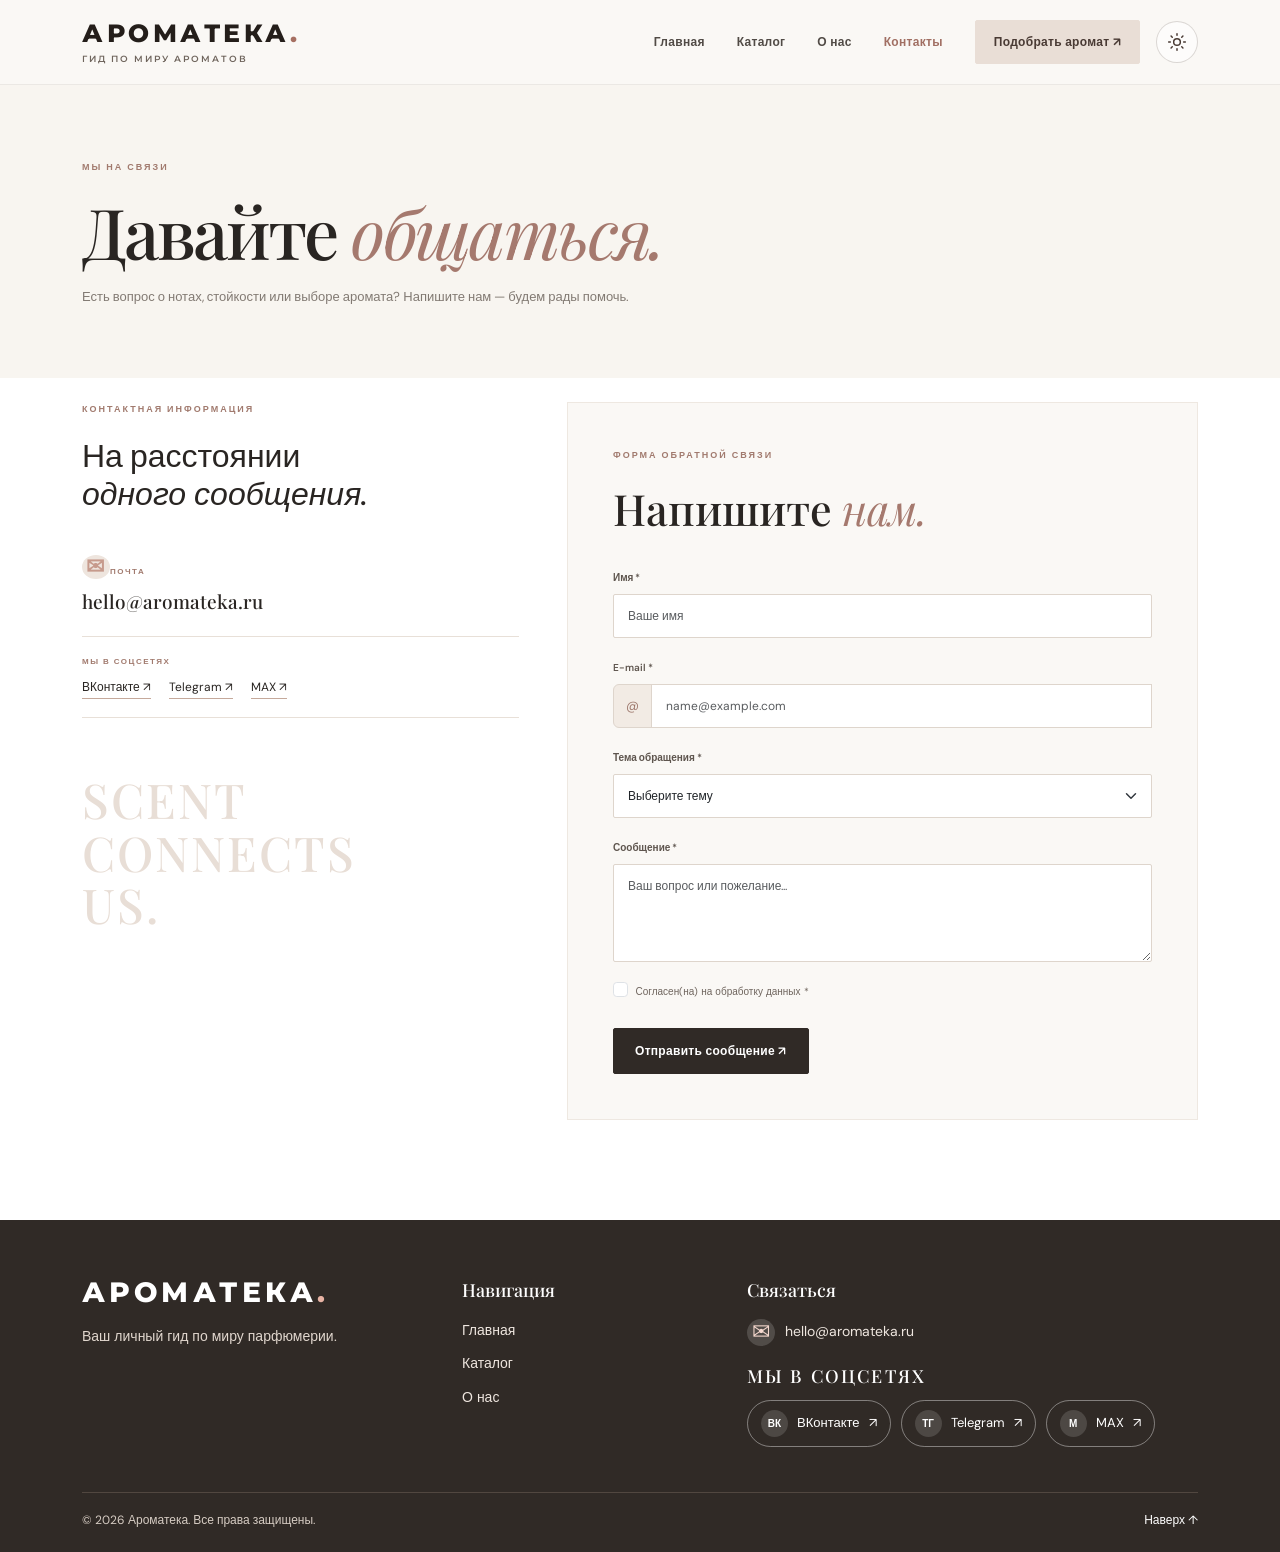
<file: contacts.html>
<!doctype html><html lang="ru"><head><meta charset="utf-8"><meta name="viewport" content="width=device-width, initial-scale=1"><meta name="description" content="Контакты проекта Ароматека. Напишите нам или задайте вопрос о парфюмерии."><title>Контакты — Ароматека</title><script>(function(){try{var t=localStorage.getItem('aromateka-theme');if(!t)t=matchMedia('(prefers-color-scheme: dark)').matches?'dark':'light';document.documentElement.setAttribute('data-bs-theme',t)}catch(e){}})()</script>
<link href="https://cdn.jsdelivr.net/npm/bootstrap@5.3.8/dist/css/bootstrap.min.css" rel="stylesheet"><link href="https://fonts.googleapis.com/css2?family=DM+Sans:wght@400;500;600;700&family=Playfair+Display:wght@400;500;600;700&display=swap" rel="stylesheet"><link rel="stylesheet" href="css/custom.css"></head><body>
<header class="site-header sticky-top"><nav class="navbar navbar-expand-lg"><div class="container"><a class="navbar-brand brand" href="index.html">АРОМАТЕКА<span>.</span><small>ГИД ПО МИРУ АРОМАТОВ</small></a><button class="theme-toggle order-lg-last ms-auto ms-lg-3 me-2 me-lg-0" id="themeToggle" type="button" aria-label="Сменить тему" aria-pressed="false"><svg class="icon-sun" viewBox="0 0 24 24" width="20" height="20" fill="none" stroke="currentColor" stroke-width="1.8" stroke-linecap="round" aria-hidden="true"><circle cx="12" cy="12" r="4"/><path d="M12 2v2M12 20v2M4.9 4.9l1.4 1.4M17.7 17.7l1.4 1.4M2 12h2M20 12h2M4.9 19.1l1.4-1.4M17.7 6.3l1.4-1.4"/></svg><svg class="icon-moon" viewBox="0 0 24 24" width="20" height="20" fill="none" stroke="currentColor" stroke-width="1.8" stroke-linecap="round" stroke-linejoin="round" aria-hidden="true"><path d="M21 12.8A9 9 0 1 1 11.2 3a7 7 0 0 0 9.8 9.8z"/></svg></button><button class="navbar-toggler" type="button" data-bs-toggle="collapse" data-bs-target="#mainNavbar" aria-label="Открыть меню"><span class="navbar-toggler-icon"></span></button><div class="collapse navbar-collapse" id="mainNavbar"><ul class="navbar-nav ms-auto align-items-lg-center gap-lg-3"><li class="nav-item"><a class="nav-link" href="index.html">Главная</a></li><li class="nav-item"><a class="nav-link" href="catalog.html">Каталог</a></li><li class="nav-item"><a class="nav-link" href="about.html">О нас</a></li><li class="nav-item"><a class="nav-link active" href="contacts.html">Контакты</a></li><li class="nav-item"><a class="btn btn-dark-soft ms-lg-2" href="order.html">Подобрать аромат ↗</a></li></ul></div></div></nav></header>
<main><section class="page-hero"><div class="container"><div class="eyebrow">МЫ НА СВЯЗИ</div><h1>Давайте <em>общаться.</em></h1><p>Есть вопрос о нотах, стойкости или выборе аромата? Напишите нам — будем рады помочь.</p></div></section><section class="section-space pt-4"><div class="container"><div class="row g-5"><div class="col-12 col-lg-5"><div class="eyebrow">КОНТАКТНАЯ ИНФОРМАЦИЯ</div><h2 class="h2 mb-4">На расстоянии<br><em>одного сообщения.</em></h2><div class="contact-line"><span class="contact-label"><span class="contact-icon" aria-hidden="true">✉</span>ПОЧТА</span><a href="mailto:hello@aromateka.ru">hello@aromateka.ru</a></div><div class="contact-line"><span>МЫ В СОЦСЕТЯХ</span><div class="social-links"><a href="https://vk.com/" target="_blank" rel="noopener noreferrer">ВКонтакте ↗</a><a href="https://t.me/" target="_blank" rel="noopener noreferrer">Telegram ↗</a><a href="https://max.ru/" target="_blank" rel="noopener noreferrer">MAX ↗</a></div></div><div class="contact-decoration">SCENT<br>CONNECTS<br>US.</div></div><div class="col-12 col-lg-7"><div class="form-panel"><div class="eyebrow">ФОРМА ОБРАТНОЙ СВЯЗИ</div><h2>Напишите <em>нам.</em></h2><div id="contactAlert" class="alert alert-success d-none" role="alert">Спасибо! Форма заполнена корректно. Отправка на сервер в учебном проекте не настроена.</div><form id="contactForm" novalidate><div class="mb-3"><label for="contactName" class="form-label">Имя *</label><input class="form-control" id="contactName" name="name" type="text" required placeholder="Ваше имя"><div class="invalid-feedback">Пожалуйста, укажите имя.</div></div><div class="mb-3"><label for="contactEmail" class="form-label">E-mail *</label><div class="input-group"><span class="input-group-text">@</span><input class="form-control" id="contactEmail" name="email" type="email" required placeholder="name@example.com"><div class="invalid-feedback">Введите корректный адрес почты.</div></div></div><div class="mb-3"><label for="contactSubject" class="form-label">Тема обращения *</label><select class="form-select" id="contactSubject" required><option value="" selected disabled>Выберите тему</option><option>Вопрос об аромате</option><option>Помощь с подбором</option><option>Сотрудничество</option><option>Другое</option></select><div class="invalid-feedback">Выберите тему обращения.</div></div><div class="mb-3"><label for="contactMessage" class="form-label">Сообщение *</label><textarea class="form-control" id="contactMessage" rows="4" required placeholder="Ваш вопрос или пожелание..."></textarea><div class="invalid-feedback">Напишите сообщение.</div></div><div class="form-check mb-4"><input class="form-check-input" type="checkbox" id="contactPrivacy" required><label class="form-check-label" for="contactPrivacy">Согласен(на) на обработку данных *</label><div class="invalid-feedback">Подтвердите согласие.</div></div><button class="btn btn-dark btn-lg" type="submit">Отправить сообщение ↗</button></form></div></div></div></div></section></main><footer class="site-footer"><div class="container"><div class="row gy-4">
<div class="col-12 col-md-4"><a class="brand brand--footer" href="index.html">АРОМАТЕКА<span>.</span></a><p class="footer-muted">Ваш личный гид по миру парфюмерии.</p></div>
<div class="col-6 col-md-3"><h3>Навигация</h3><a href="index.html">Главная</a><a href="catalog.html">Каталог</a><a href="about.html">О нас</a></div>
<div class="col-6 col-md-5"><h3>Связаться</h3><a class="footer-contact" href="mailto:hello@aromateka.ru"><span class="contact-icon" aria-hidden="true">✉</span>hello@aromateka.ru</a><div class="footer-socials"><h3>Мы в соцсетях</h3><div class="social-links social-links--footer">
<a href="https://vk.com/" target="_blank" rel="noopener noreferrer" aria-label="ВКонтакте"><span class="social-mark">ВК</span><span>ВКонтакте</span><span aria-hidden="true">↗</span></a>
<a href="https://t.me/" target="_blank" rel="noopener noreferrer" aria-label="Telegram"><span class="social-mark">ТГ</span><span>Telegram</span><span aria-hidden="true">↗</span></a>
<a href="https://max.ru/" target="_blank" rel="noopener noreferrer" aria-label="MAX"><span class="social-mark">М</span><span>MAX</span><span aria-hidden="true">↗</span></a>
</div></div>
</div>
</div><div class="footer-bottom"><span>© 2026 Ароматека. Все права защищены.</span><a href="#top">Наверх ↑</a></div></div></footer><script src="https://cdn.jsdelivr.net/npm/bootstrap@5.3.8/dist/js/bootstrap.bundle.min.js"></script><script src="js/main.js"></script></body></html>
</file>
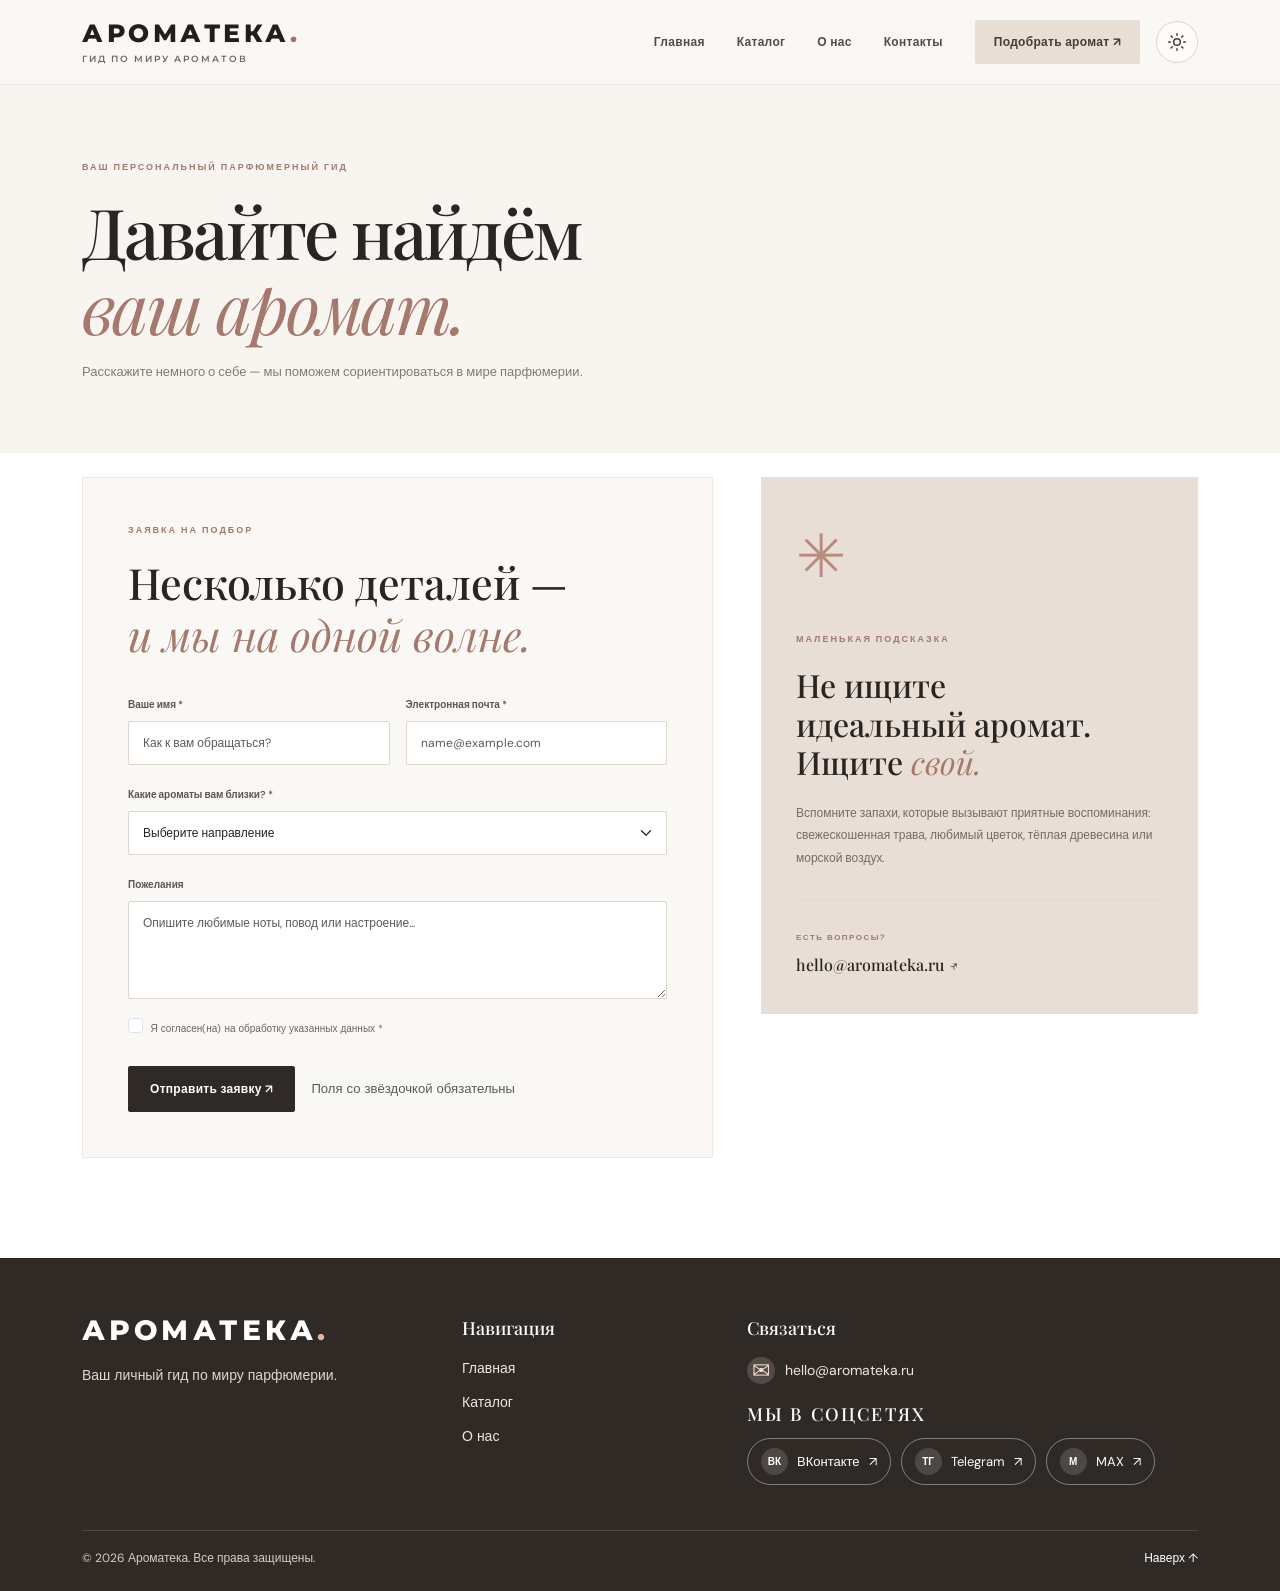
<file: order.html>
<!doctype html><html lang="ru"><head><meta charset="utf-8"><meta name="viewport" content="width=device-width, initial-scale=1"><meta name="description" content="Оставьте заявку на индивидуальный подбор аромата в Ароматеке."><title>Подбор аромата — Ароматека</title><script>(function(){try{var t=localStorage.getItem('aromateka-theme');if(!t)t=matchMedia('(prefers-color-scheme: dark)').matches?'dark':'light';document.documentElement.setAttribute('data-bs-theme',t)}catch(e){}})()</script>
<link href="https://cdn.jsdelivr.net/npm/bootstrap@5.3.8/dist/css/bootstrap.min.css" rel="stylesheet"><link href="https://fonts.googleapis.com/css2?family=DM+Sans:wght@400;500;600;700&family=Playfair+Display:wght@400;500;600;700&display=swap" rel="stylesheet"><link rel="stylesheet" href="css/custom.css"></head><body>
<header class="site-header sticky-top"><nav class="navbar navbar-expand-lg"><div class="container"><a class="navbar-brand brand" href="index.html">АРОМАТЕКА<span>.</span><small>ГИД ПО МИРУ АРОМАТОВ</small></a><button class="theme-toggle order-lg-last ms-auto ms-lg-3 me-2 me-lg-0" id="themeToggle" type="button" aria-label="Сменить тему" aria-pressed="false"><svg class="icon-sun" viewBox="0 0 24 24" width="20" height="20" fill="none" stroke="currentColor" stroke-width="1.8" stroke-linecap="round" aria-hidden="true"><circle cx="12" cy="12" r="4"/><path d="M12 2v2M12 20v2M4.9 4.9l1.4 1.4M17.7 17.7l1.4 1.4M2 12h2M20 12h2M4.9 19.1l1.4-1.4M17.7 6.3l1.4-1.4"/></svg><svg class="icon-moon" viewBox="0 0 24 24" width="20" height="20" fill="none" stroke="currentColor" stroke-width="1.8" stroke-linecap="round" stroke-linejoin="round" aria-hidden="true"><path d="M21 12.8A9 9 0 1 1 11.2 3a7 7 0 0 0 9.8 9.8z"/></svg></button><button class="navbar-toggler" type="button" data-bs-toggle="collapse" data-bs-target="#mainNavbar" aria-label="Открыть меню"><span class="navbar-toggler-icon"></span></button><div class="collapse navbar-collapse" id="mainNavbar"><ul class="navbar-nav ms-auto align-items-lg-center gap-lg-3"><li class="nav-item"><a class="nav-link" href="index.html">Главная</a></li><li class="nav-item"><a class="nav-link" href="catalog.html">Каталог</a></li><li class="nav-item"><a class="nav-link" href="about.html">О нас</a></li><li class="nav-item"><a class="nav-link" href="contacts.html">Контакты</a></li><li class="nav-item"><a class="btn btn-dark-soft ms-lg-2" href="order.html">Подобрать аромат ↗</a></li></ul></div></div></nav></header>
<main><section class="page-hero"><div class="container"><div class="eyebrow">ВАШ ПЕРСОНАЛЬНЫЙ ПАРФЮМЕРНЫЙ ГИД</div><h1>Давайте найдём<br><em>ваш аромат.</em></h1><p>Расскажите немного о себе — мы поможем сориентироваться в мире парфюмерии.</p></div></section><section class="section-space pt-4"><div class="container"><div class="row g-5"><div class="col-12 col-lg-7"><div class="form-panel"><div class="eyebrow">ЗАЯВКА НА ПОДБОР</div><h2>Несколько деталей —<br><em>и мы на одной волне.</em></h2><div id="orderAlert" class="alert alert-success d-none" role="alert">Спасибо! Ваша заявка заполнена. Это демонстрационная форма: данные не отправляются на сервер.</div><form id="orderForm" class="needs-validation" novalidate><div class="row g-3"><div class="col-12 col-md-6"><label for="orderName" class="form-label">Ваше имя *</label><input class="form-control" id="orderName" name="name" type="text" placeholder="Как к вам обращаться?" required><div class="invalid-feedback">Пожалуйста, укажите имя.</div></div><div class="col-12 col-md-6"><label for="orderEmail" class="form-label">Электронная почта *</label><input class="form-control" id="orderEmail" name="email" type="email" placeholder="name@example.com" required><div class="invalid-feedback">Укажите корректный e-mail.</div></div><div class="col-12"><label for="scentType" class="form-label">Какие ароматы вам близки? *</label><select class="form-select" id="scentType" name="type" required><option value="" selected disabled>Выберите направление</option><option>Цветочные и нежные</option><option>Свежие и цитрусовые</option><option>Древесные и пряные</option><option>Восточные и сладкие</option><option>Пока не знаю — хочу исследовать</option></select><div class="invalid-feedback">Выберите направление.</div></div><div class="col-12"><label for="scentMessage" class="form-label">Пожелания</label><textarea class="form-control" id="scentMessage" name="message" rows="4" placeholder="Опишите любимые ноты, повод или настроение..."></textarea></div><div class="col-12"><div class="form-check"><input class="form-check-input" type="checkbox" value="yes" id="privacyCheck" required><label class="form-check-label" for="privacyCheck">Я согласен(на) на обработку указанных данных *</label><div class="invalid-feedback">Необходимо подтвердить согласие.</div></div></div><div class="col-12 d-flex flex-wrap align-items-center gap-3 mt-4"><button class="btn btn-dark btn-lg" type="submit">Отправить заявку ↗</button><small class="text-muted">Поля со звёздочкой обязательны</small></div></div></form></div></div><aside class="col-12 col-lg-5"><div class="order-aside"><span class="aside-flower">✳</span><div class="eyebrow">МАЛЕНЬКАЯ ПОДСКАЗКА</div><h3>Не ищите идеальный аромат. Ищите <em>свой.</em></h3><p>Вспомните запахи, которые вызывают приятные воспоминания: свежескошенная трава, любимый цветок, тёплая древесина или морской воздух.</p><hr><div class="aside-contact"><span>ЕСТЬ ВОПРОСЫ?</span><a href="mailto:hello@aromateka.ru">hello@aromateka.ru ↗</a></div></div></aside></div></div></section></main>
<div class="modal fade" id="successModal" tabindex="-1" aria-labelledby="successModalLabel" aria-hidden="true"><div class="modal-dialog modal-dialog-centered"><div class="modal-content success-modal"><div class="modal-body text-center p-5"><div class="modal-flower">✳</div><h2 id="successModalLabel">Спасибо за доверие!</h2><p>Ваша демонстрационная заявка успешно проверена. В реальном проекте здесь будет подтверждение отправки на сервер.</p><button type="button" class="btn btn-dark" data-bs-dismiss="modal">Понятно</button></div></div></div></div>
<footer class="site-footer"><div class="container"><div class="row gy-4">
<div class="col-12 col-md-4"><a class="brand brand--footer" href="index.html">АРОМАТЕКА<span>.</span></a><p class="footer-muted">Ваш личный гид по миру парфюмерии.</p></div>
<div class="col-6 col-md-3"><h3>Навигация</h3><a href="index.html">Главная</a><a href="catalog.html">Каталог</a><a href="about.html">О нас</a></div>
<div class="col-6 col-md-5"><h3>Связаться</h3><a class="footer-contact" href="mailto:hello@aromateka.ru"><span class="contact-icon" aria-hidden="true">✉</span>hello@aromateka.ru</a><div class="footer-socials"><h3>Мы в соцсетях</h3><div class="social-links social-links--footer">
<a href="https://vk.com/" target="_blank" rel="noopener noreferrer" aria-label="ВКонтакте"><span class="social-mark">ВК</span><span>ВКонтакте</span><span aria-hidden="true">↗</span></a>
<a href="https://t.me/" target="_blank" rel="noopener noreferrer" aria-label="Telegram"><span class="social-mark">ТГ</span><span>Telegram</span><span aria-hidden="true">↗</span></a>
<a href="https://max.ru/" target="_blank" rel="noopener noreferrer" aria-label="MAX"><span class="social-mark">М</span><span>MAX</span><span aria-hidden="true">↗</span></a>
</div></div>
</div>
</div><div class="footer-bottom"><span>© 2026 Ароматека. Все права защищены.</span><a href="#top">Наверх ↑</a></div></div></footer><script src="https://cdn.jsdelivr.net/npm/bootstrap@5.3.8/dist/js/bootstrap.bundle.min.js"></script><script src="js/main.js"></script></body></html>
</file>
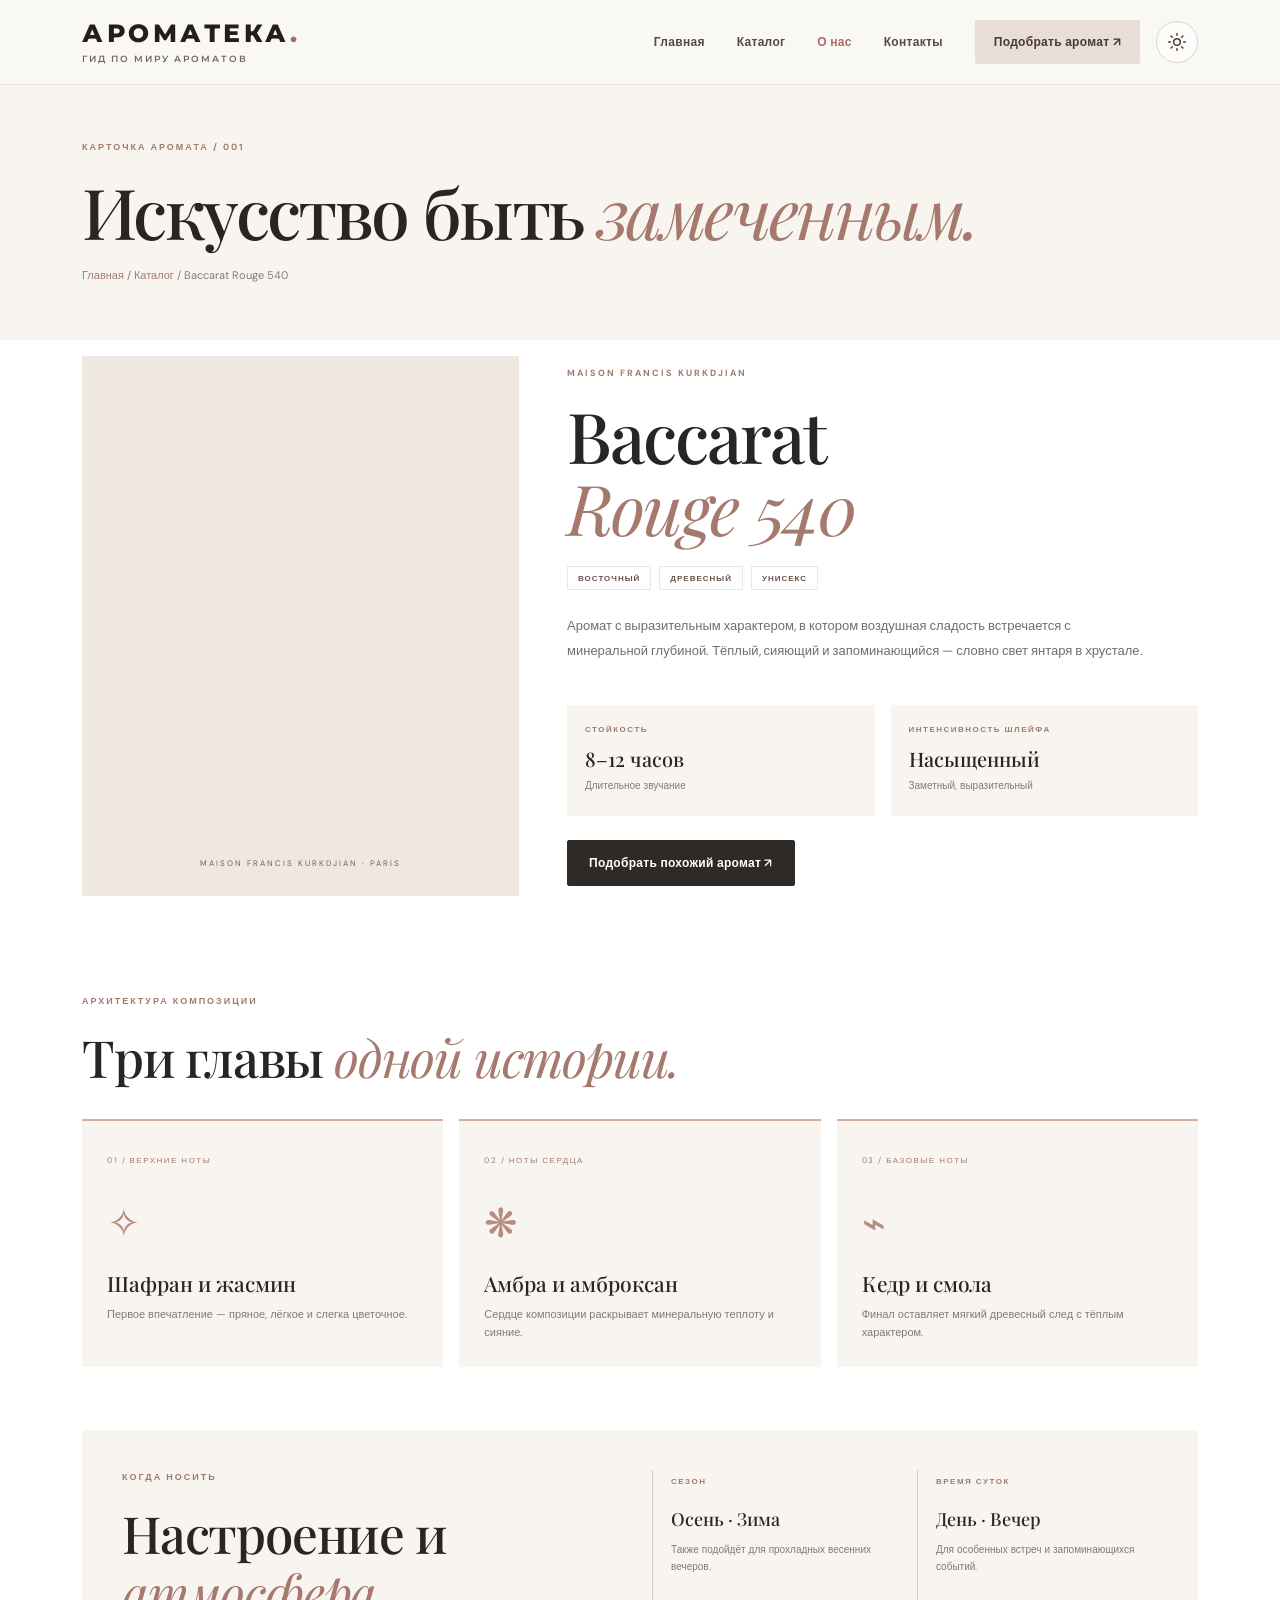
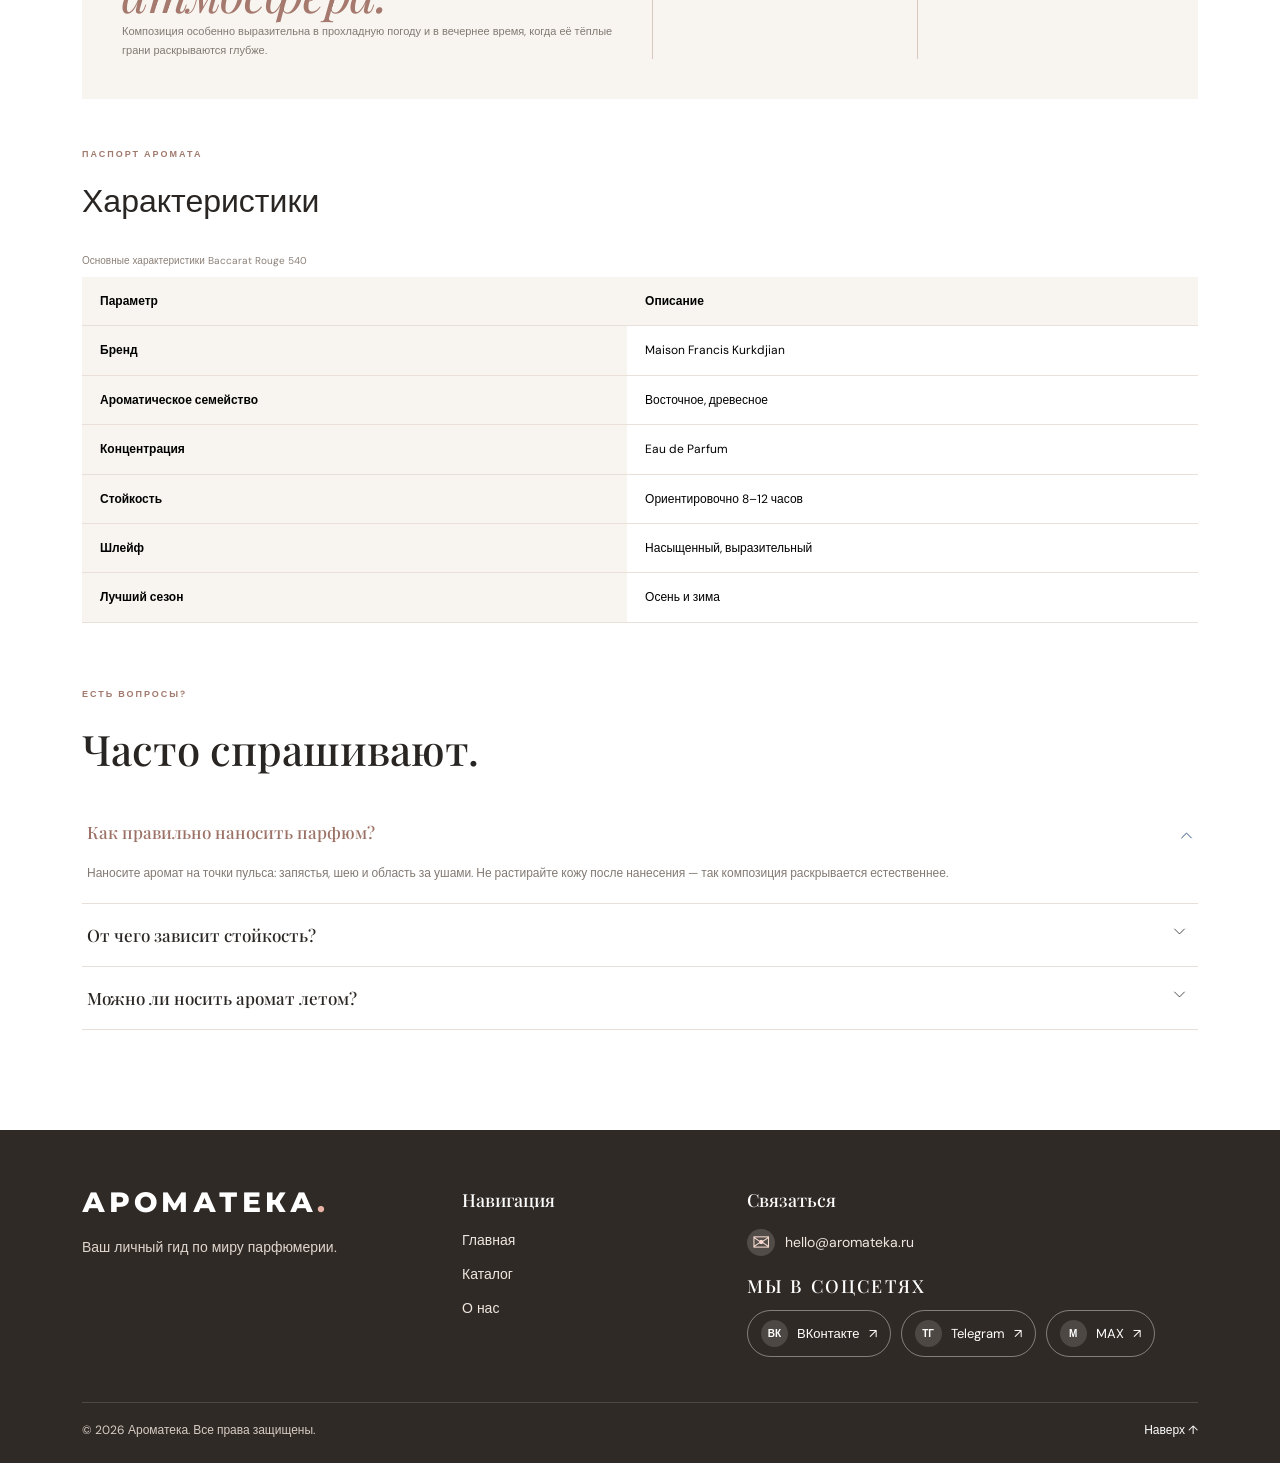
<file: product.html>
<!doctype html><html lang="ru"><head><meta charset="utf-8"><meta name="viewport" content="width=device-width, initial-scale=1"><meta name="description" content="Подробное описание Baccarat Rouge 540: ноты, стойкость, шлейф и рекомендации."><title>Baccarat Rouge 540 — Ароматека</title><script>(function(){try{var t=localStorage.getItem('aromateka-theme');if(!t)t=matchMedia('(prefers-color-scheme: dark)').matches?'dark':'light';document.documentElement.setAttribute('data-bs-theme',t)}catch(e){}})()</script>
<link href="https://cdn.jsdelivr.net/npm/bootstrap@5.3.8/dist/css/bootstrap.min.css" rel="stylesheet"><link href="https://fonts.googleapis.com/css2?family=DM+Sans:wght@400;500;600;700&family=Playfair+Display:wght@400;500;600;700&display=swap" rel="stylesheet"><link rel="stylesheet" href="css/custom.css"></head><body>
<header class="site-header sticky-top"><nav class="navbar navbar-expand-lg"><div class="container"><a class="navbar-brand brand" href="index.html">АРОМАТЕКА<span>.</span><small>ГИД ПО МИРУ АРОМАТОВ</small></a><button class="theme-toggle order-lg-last ms-auto ms-lg-3 me-2 me-lg-0" id="themeToggle" type="button" aria-label="Сменить тему" aria-pressed="false"><svg class="icon-sun" viewBox="0 0 24 24" width="20" height="20" fill="none" stroke="currentColor" stroke-width="1.8" stroke-linecap="round" aria-hidden="true"><circle cx="12" cy="12" r="4"/><path d="M12 2v2M12 20v2M4.9 4.9l1.4 1.4M17.7 17.7l1.4 1.4M2 12h2M20 12h2M4.9 19.1l1.4-1.4M17.7 6.3l1.4-1.4"/></svg><svg class="icon-moon" viewBox="0 0 24 24" width="20" height="20" fill="none" stroke="currentColor" stroke-width="1.8" stroke-linecap="round" stroke-linejoin="round" aria-hidden="true"><path d="M21 12.8A9 9 0 1 1 11.2 3a7 7 0 0 0 9.8 9.8z"/></svg></button><button class="navbar-toggler" type="button" data-bs-toggle="collapse" data-bs-target="#mainNavbar" aria-label="Открыть меню"><span class="navbar-toggler-icon"></span></button><div class="collapse navbar-collapse" id="mainNavbar"><ul class="navbar-nav ms-auto align-items-lg-center gap-lg-3"><li class="nav-item"><a class="nav-link" href="index.html">Главная</a></li><li class="nav-item"><a class="nav-link" href="catalog.html">Каталог</a></li><li class="nav-item"><a class="nav-link active" href="about.html">О нас</a></li><li class="nav-item"><a class="nav-link" href="contacts.html">Контакты</a></li><li class="nav-item"><a class="btn btn-dark-soft ms-lg-2" href="order.html">Подобрать аромат ↗</a></li></ul></div></div></nav></header>
<main><section class="page-hero page-hero--compact"><div class="container"><div class="eyebrow">КАРТОЧКА АРОМАТА / 001</div><h1>Искусство быть <em>замеченным.</em></h1><p><a href="index.html">Главная</a> / <a href="catalog.html">Каталог</a> / Baccarat Rouge 540</p></div></section>
<section class="section-space pt-3"><div class="container"><div class="row g-5 align-items-center"><div class="col-12 col-lg-5"><div class="detail-visual image-rose"><span class="bottle bottle--rose bottle--large"></span><span class="detail-visual__caption">MAISON FRANCIS KURKDJIAN · PARIS</span></div></div><div class="col-12 col-lg-7"><div class="eyebrow">MAISON FRANCIS KURKDJIAN</div><h2 class="detail-title">Baccarat<br><em>Rouge 540</em></h2><div class="d-flex gap-2 mb-4"><span class="badge badge-soft">ВОСТОЧНЫЙ</span><span class="badge badge-soft">ДРЕВЕСНЫЙ</span><span class="badge badge-soft">УНИСЕКС</span></div><p class="detail-lead">Аромат с выразительным характером, в котором воздушная сладость встречается с минеральной глубиной. Тёплый, сияющий и запоминающийся — словно свет янтаря в хрустале.</p><div class="row g-3 detail-stats"><div class="col-6"><div class="stat-box"><span>СТОЙКОСТЬ</span><strong>8–12 часов</strong><small>Длительное звучание</small></div></div><div class="col-6"><div class="stat-box"><span>ИНТЕНСИВНОСТЬ ШЛЕЙФА</span><strong>Насыщенный</strong><small>Заметный, выразительный</small></div></div></div><a class="btn btn-dark btn-lg mt-4" href="order.html">Подобрать похожий аромат ↗</a></div></div>
<section class="notes-section mt-5"><div class="eyebrow">АРХИТЕКТУРА КОМПОЗИЦИИ</div><h2>Три главы <em>одной истории.</em></h2><div class="row g-3 mt-3"><div class="col-12 col-md-4"><article class="note-card"><span>01 / ВЕРХНИЕ НОТЫ</span><div class="note-illustration">✧</div><h3>Шафран и жасмин</h3><p>Первое впечатление — пряное, лёгкое и слегка цветочное.</p></article></div><div class="col-12 col-md-4"><article class="note-card"><span>02 / НОТЫ СЕРДЦА</span><div class="note-illustration">❋</div><h3>Амбра и амброксан</h3><p>Сердце композиции раскрывает минеральную теплоту и сияние.</p></article></div><div class="col-12 col-md-4"><article class="note-card"><span>03 / БАЗОВЫЕ НОТЫ</span><div class="note-illustration">⌁</div><h3>Кедр и смола</h3><p>Финал оставляет мягкий древесный след с тёплым характером.</p></article></div></div></section>
<section class="character-section mt-5"><div class="row g-4"><div class="col-12 col-lg-6"><div class="eyebrow">КОГДА НОСИТЬ</div><h2>Настроение и <em>атмосфера.</em></h2><p>Композиция особенно выразительна в прохладную погоду и в вечернее время, когда её тёплые грани раскрываются глубже.</p></div><div class="col-6 col-lg-3"><div class="mini-info"><span>СЕЗОН</span><strong>Осень · Зима</strong><p>Также подойдёт для прохладных весенних вечеров.</p></div></div><div class="col-6 col-lg-3"><div class="mini-info"><span>ВРЕМЯ СУТОК</span><strong>День · Вечер</strong><p>Для особенных встреч и запоминающихся событий.</p></div></div></div></section>
<section class="mt-5"><div class="eyebrow">ПАСПОРТ АРОМАТА</div><h2 class="h2 mb-4">Характеристики</h2><div class="table-responsive"><table class="table product-table"><caption class="caption-top">Основные характеристики Baccarat Rouge 540</caption><thead><tr><th scope="col">Параметр</th><th scope="col">Описание</th></tr></thead><tbody><tr><th scope="row">Бренд</th><td>Maison Francis Kurkdjian</td></tr><tr><th scope="row">Ароматическое семейство</th><td>Восточное, древесное</td></tr><tr><th scope="row">Концентрация</th><td>Eau de Parfum</td></tr><tr><th scope="row">Стойкость</th><td>Ориентировочно 8–12 часов</td></tr><tr><th scope="row">Шлейф</th><td>Насыщенный, выразительный</td></tr><tr><th scope="row">Лучший сезон</th><td>Осень и зима</td></tr></tbody></table></div></section>
<section class="faq-section mt-5"><div class="eyebrow">ЕСТЬ ВОПРОСЫ?</div><h2>Часто спрашивают.</h2><div class="accordion mt-4" id="faqAccordion"><div class="accordion-item"><h3 class="accordion-header"><button class="accordion-button" type="button" data-bs-toggle="collapse" data-bs-target="#faqOne" aria-expanded="true" aria-controls="faqOne">Как правильно наносить парфюм?</button></h3><div id="faqOne" class="accordion-collapse collapse show" data-bs-parent="#faqAccordion"><div class="accordion-body">Наносите аромат на точки пульса: запястья, шею и область за ушами. Не растирайте кожу после нанесения — так композиция раскрывается естественнее.</div></div></div><div class="accordion-item"><h3 class="accordion-header"><button class="accordion-button collapsed" type="button" data-bs-toggle="collapse" data-bs-target="#faqTwo" aria-expanded="false" aria-controls="faqTwo">От чего зависит стойкость?</button></h3><div id="faqTwo" class="accordion-collapse collapse" data-bs-parent="#faqAccordion"><div class="accordion-body">На стойкость влияют концентрация, состав композиции, тип кожи, температура и влажность воздуха. Указанные часы являются ориентировочными.</div></div></div><div class="accordion-item"><h3 class="accordion-header"><button class="accordion-button collapsed" type="button" data-bs-toggle="collapse" data-bs-target="#faqThree" aria-expanded="false" aria-controls="faqThree">Можно ли носить аромат летом?</button></h3><div id="faqThree" class="accordion-collapse collapse" data-bs-parent="#faqAccordion"><div class="accordion-body">Да, но в жаркую погоду лучше ограничиться одним лёгким распылением, чтобы насыщенный шлейф не казался чрезмерным.</div></div></div></div></section>
</div></section></main><footer class="site-footer"><div class="container"><div class="row gy-4">
<div class="col-12 col-md-4"><a class="brand brand--footer" href="index.html">АРОМАТЕКА<span>.</span></a><p class="footer-muted">Ваш личный гид по миру парфюмерии.</p></div>
<div class="col-6 col-md-3"><h3>Навигация</h3><a href="index.html">Главная</a><a href="catalog.html">Каталог</a><a href="about.html">О нас</a></div>
<div class="col-6 col-md-5"><h3>Связаться</h3><a class="footer-contact" href="mailto:hello@aromateka.ru"><span class="contact-icon" aria-hidden="true">✉</span>hello@aromateka.ru</a><div class="footer-socials"><h3>Мы в соцсетях</h3><div class="social-links social-links--footer">
<a href="https://vk.com/" target="_blank" rel="noopener noreferrer" aria-label="ВКонтакте"><span class="social-mark">ВК</span><span>ВКонтакте</span><span aria-hidden="true">↗</span></a>
<a href="https://t.me/" target="_blank" rel="noopener noreferrer" aria-label="Telegram"><span class="social-mark">ТГ</span><span>Telegram</span><span aria-hidden="true">↗</span></a>
<a href="https://max.ru/" target="_blank" rel="noopener noreferrer" aria-label="MAX"><span class="social-mark">М</span><span>MAX</span><span aria-hidden="true">↗</span></a>
</div></div>
</div>
</div><div class="footer-bottom"><span>© 2026 Ароматека. Все права защищены.</span><a href="#top">Наверх ↑</a></div></div></footer><script src="https://cdn.jsdelivr.net/npm/bootstrap@5.3.8/dist/js/bootstrap.bundle.min.js"></script><script src="js/main.js"></script></body></html>
</file>
<file: css/custom.css>
@import url('https://fonts.googleapis.com/css2?family=Montserrat:wght@500;600;700;800&display=swap');
:root{--ink:#292522;--muted:#827a73;--paper:#f8f5f0;--cream:#eee7de;--rose:#d9b9ad;--line:#e4dcd2;--accent:#9b7067;--serif:'Playfair Display',Georgia,serif;--sans:'DM Sans',Arial,sans-serif;--shadow:0 18px 50px rgba(54,39,31,.09)}
*{box-sizing:border-box}html{scroll-behavior:smooth}body{font-family:var(--sans);color:var(--ink);background:#fff;font-size:15px;line-height:1.7}a{color:inherit;text-decoration:none}a:hover{color:var(--accent)}.site-header{background:rgba(250,248,245,.94);backdrop-filter:blur(14px);border-bottom:1px solid rgba(50,40,32,.08);z-index:1030}.navbar{min-height:84px}.brand{font-family:var(--serif);font-size:29px;line-height:1;font-weight:600;letter-spacing:-1.3px;color:var(--ink)!important}.brand span{color:#b77f70}.brand small{display:block;font:600 8px var(--sans);letter-spacing:2.3px;color:#8c827a;margin-top:8px}.nav-link{font-size:12px;font-weight:600;letter-spacing:.3px;color:#514b46!important}.nav-link:hover,.nav-link.active{color:#a16f63!important}.btn{border-radius:2px;font-size:12px;font-weight:600;letter-spacing:.3px;padding:13px 21px;transition:all .25s}.btn-dark{background:#302a26;border-color:#302a26}.btn-dark:hover{background:#8c655c;border-color:#8c655c;transform:translateY(-2px)}.btn-dark-soft{background:#e9ded6;color:#493a34;border:1px solid #e9ded6;padding:10px 16px}.btn-dark-soft:hover{background:#302a26;color:#fff}.btn-outline-dark:hover{background:#302a26}.hero-section{background:var(--paper);padding:78px 0 88px;overflow:hidden}.eyebrow{font-size:9px;letter-spacing:2px;font-weight:700;color:#a17a6e;margin-bottom:19px}.eyebrow span{display:inline-block;width:24px;height:1px;background:#a17a6e;vertical-align:middle;margin-right:8px}.hero-title,.page-hero h1{font:500 clamp(48px,6vw,78px)/1.07 var(--serif);letter-spacing:-2.6px;margin:0 0 25px}.hero-title em,.page-hero h1 em,.section-heading h2 em,.detail-title em,.notes-section h2 em,.character-section h2 em,.form-panel h2 em,.order-aside h3 em,.quote-section em{font-weight:400;color:#a5796e}.hero-copy{max-width:440px;color:#756d66;font-size:14px;line-height:1.9}.hero-visual{height:510px;max-width:490px;margin-left:auto;position:relative;background:#e8d9d0;overflow:hidden}.hero-visual__image{position:absolute;inset:0;background:linear-gradient(180deg,rgba(255,255,255,.03),rgba(50,29,23,.08)),url('https://images.unsplash.com/photo-1594035910387-fea47794261f?auto=format&fit=crop&w=1000&q=85') center/cover;mix-blend-mode:multiply}.hero-visual:after{content:'';position:absolute;inset:20px;border:1px solid rgba(255,255,255,.55);pointer-events:none}.hero-stamp{position:absolute;z-index:1;right:34px;top:35px;color:#fff;font:500 15px/1.3 var(--serif);letter-spacing:2px;text-align:right}.hero-caption{position:absolute;bottom:27px;left:32px;right:32px;display:flex;justify-content:space-between;color:white;font-size:8px;letter-spacing:2px;z-index:1}.hero-note{display:flex;align-items:center;gap:13px;color:#9b8d82;font-size:8px;letter-spacing:1.7px}.hero-note__line{height:1px;width:38px;background:#b69a8d}.ticker{background:#302a26;color:#f4eae1;padding:17px 0}.ticker-inner{display:flex;justify-content:space-around;gap:20px;align-items:center;font-size:9px;letter-spacing:2px;flex-wrap:wrap}.ticker-inner span:nth-of-type(even){color:#d5a99b}.section-space{padding:100px 0}.section-heading{display:flex;align-items:end;justify-content:space-between;gap:35px;margin-bottom:45px}.section-heading h2,.notes-section h2,.character-section h2{font:500 clamp(36px,4vw,52px)/1.15 var(--serif);letter-spacing:-1.2px;margin:0}.section-heading>p{max-width:300px;color:var(--muted);font-size:13px;margin:0 0 4px}.advantage-card{height:100%;padding:28px 28px 30px;background:#faf8f5;position:relative;border:1px solid #f0ebe5;min-height:235px}.advantage-number{position:absolute;right:24px;top:23px;color:#b9a99c;font-size:10px;letter-spacing:1px}.advantage-icon{font:32px var(--serif);color:#a77b6f;margin-bottom:22px}.advantage-card h3{font:500 22px var(--serif);margin-bottom:10px}.advantage-card p{font-size:12px;color:var(--muted);margin:0;max-width:280px}.popular-section{background:#f8f5f0}.perfume-card{background:white;border:1px solid #eee8e1;transition:transform .3s,box-shadow .3s;position:relative}.perfume-card:hover{transform:translateY(-5px);box-shadow:var(--shadow)}.perfume-card__image{height:290px;display:flex;align-items:center;justify-content:center;position:relative;overflow:hidden}.image-rose{background:radial-gradient(ellipse at 50% 48%,#f7e6df 0,#ead0c6 47%,#d8b7ad 100%)}.image-sand{background:radial-gradient(ellipse at 50% 48%,#f7ead7 0,#e8d5b9 53%,#d7c0a5 100%)}.image-green{background:radial-gradient(ellipse at 50% 48%,#e4e8d9 0,#cbd2bc 55%,#abb59c 100%)}.image-peach{background:radial-gradient(ellipse at 50% 48%,#f9e4d9 0,#edc8b5 55%,#d9a895 100%)}.image-blue{background:radial-gradient(ellipse at 50% 48%,#e1e5e8 0,#bac5cc 55%,#8c9da8 100%)}.image-yellow{background:radial-gradient(ellipse at 50% 48%,#f8edcc 0,#e8d9a7 55%,#c9b779 100%)}.badge-soft{background:rgba(255,255,255,.78);color:#66544b;border:1px solid rgba(95,73,61,.13);font-size:8px;letter-spacing:1px;font-weight:700;border-radius:1px;padding:7px 10px}.perfume-card__image .badge{position:absolute;top:17px;left:17px}.bottle{width:104px;height:150px;position:relative;display:block;border-radius:18px 18px 24px 24px;background:linear-gradient(100deg,rgba(255,255,255,.75),rgba(255,255,255,.12) 24%,rgba(255,255,255,.36) 58%,rgba(80,54,43,.14));border:1px solid rgba(255,255,255,.65);box-shadow:0 24px 30px rgba(80,55,43,.2),inset 5px 0 8px rgba(255,255,255,.4)}.bottle:before{content:'';position:absolute;top:-24px;left:38px;width:28px;height:25px;background:linear-gradient(90deg,#b7a28b,#eee0c8,#a38a70);border-radius:3px 3px 0 0}.bottle:after{content:'EAU DE PARFUM';position:absolute;left:0;right:0;top:57px;text-align:center;font:6px var(--sans);letter-spacing:1px;color:rgba(65,48,41,.7)}.bottle--rose{background:linear-gradient(100deg,#a95e59,#e8b9a8 30%,#b97870 75%,#7e4947)}.bottle--sand{background:linear-gradient(100deg,#c6a477,#f4dfb9 35%,#c9a47a 80%,#94714f)}.bottle--green{background:linear-gradient(100deg,#72836c,#d5d9c3 35%,#84947b 80%,#5c6c57)}.bottle--peach{background:linear-gradient(100deg,#c47d68,#f5c9b1 35%,#d28f7d 80%,#a45e50)}.bottle--blue{background:linear-gradient(100deg,#647b8b,#c5d0d5 35%,#8296a4 80%,#536b7a)}.bottle--yellow{background:linear-gradient(100deg,#b69c4f,#f1e2a4 35%,#c7b16c 80%,#8d793e)}.perfume-card__body{padding:23px 23px 25px}.perfume-brand{font-size:8px;font-weight:700;letter-spacing:1.5px;color:#a17c70;margin-bottom:9px}.perfume-card h3{font:500 23px var(--serif);margin:0 0 8px}.perfume-card__body>p{font-size:11px;color:var(--muted);min-height:38px;margin-bottom:17px}.card-meta{display:flex;justify-content:space-between;gap:10px;border-top:1px solid #eee8e1;border-bottom:1px solid #eee8e1;padding:12px 0;margin-bottom:16px}.card-meta span{font-size:9px;color:#958980}.card-meta b{display:block;color:#3d3732;font-size:10px;font-weight:600;margin-top:3px}.text-link{font-size:10px;font-weight:700;letter-spacing:.5px;border-bottom:1px solid #b89a8d;padding-bottom:4px}.text-link span{margin-left:10px}.quote-section{background:#e9ded5;padding:85px 0;text-align:center}.quote-mark{font:90px/.8 var(--serif);color:#b78c7e}.quote-section blockquote{font:500 clamp(30px,4vw,48px)/1.25 var(--serif);margin:18px 0 25px}.quote-section p{font-size:8px;letter-spacing:2px;color:#907d70;margin:0}.site-footer{background:#302a26;color:#f4eee8;padding:58px 0 22px}.brand--footer{color:#f5eee8!important}.brand--footer span{color:#c28f80}.footer-muted{color:#b6aaa0;font-size:11px;margin-top:15px}.site-footer h3{font:500 17px var(--serif);margin:0 0 17px}.site-footer .col-6>a:not(.brand){display:block;color:#bdb2a9;font-size:11px;margin:8px 0}.site-footer a:hover{color:#fff}.footer-bottom{border-top:1px solid #514740;margin-top:45px;padding-top:17px;display:flex;justify-content:space-between;color:#a99c91;font-size:9px}.page-hero{background:var(--paper);padding:75px 0 70px}.page-hero h1{font-size:clamp(46px,6vw,70px);margin-bottom:17px}.page-hero p{max-width:570px;color:var(--muted);font-size:13px;margin:0}.page-hero--compact{padding:55px 0}.page-hero--compact p{font-size:11px}.page-hero--compact p a{color:#a5796e}.alert-soft{background:#f4eee8;border:1px solid #e8ddd4;color:#675b53;border-radius:0;font-size:11px;padding:16px 20px}.alert-symbol{font-size:20px;color:#a5796e}.catalog-toolbar{display:flex;justify-content:space-between;align-items:end;margin:42px 0 25px;gap:20px}.catalog-count{font:12px var(--sans);color:#a5796e;vertical-align:top}.filter-wrap{width:220px}.form-select,.form-control{border:1px solid #ded5cc;border-radius:2px;padding:12px 14px;font-size:12px;background-color:#fff}.form-select:focus,.form-control:focus,.form-check-input:focus{border-color:#b98c7f;box-shadow:0 0 0 .2rem rgba(185,140,127,.15)}.empty-state{padding:50px;text-align:center;background:#f8f5f0;color:var(--muted);margin-top:20px}.detail-visual{height:540px;display:flex;align-items:center;justify-content:center;position:relative;overflow:hidden}.bottle--large{transform:scale(1.55)}.detail-visual__caption{position:absolute;bottom:25px;left:0;right:0;text-align:center;font-size:8px;letter-spacing:2px;color:#795e54}.detail-title{font:500 clamp(48px,6vw,70px)/1.02 var(--serif);letter-spacing:-2px;margin-bottom:23px}.detail-lead{color:#756d66;font-size:13px;line-height:1.9;max-width:580px}.detail-stats{margin-top:25px}.stat-box{background:#f8f5f0;padding:18px;height:100%}.stat-box span,.mini-info span,.contact-line>span,.aside-contact>span{display:block;font-size:8px;letter-spacing:1.5px;color:#a17a6e;font-weight:700;margin-bottom:9px}.stat-box strong{font:500 20px var(--serif);display:block}.stat-box small{font-size:10px;color:var(--muted)}.notes-section{padding:50px 0 15px}.note-card{background:#f8f5f0;padding:25px;height:100%;border-top:2px solid #d1afa1}.note-card>span{font-size:8px;letter-spacing:1.5px;color:#a17a6e}.note-illustration{font:40px var(--serif);color:#b78c7e;margin:22px 0}.note-card h3{font:500 21px var(--serif)}.note-card p,.character-section p{font-size:11px;color:var(--muted);margin:0}.character-section{background:#f8f5f0;padding:40px}.mini-info{border-left:1px solid #d8c8bd;padding:5px 0 5px 18px;height:100%}.mini-info strong{font:500 18px var(--serif);display:block;margin:18px 0 10px}.mini-info p{font-size:10px}.product-table{font-size:12px;border-color:#e9e1d9}.product-table caption{font-size:10px;color:#8b8078}.product-table th{font-weight:600;background:#f8f5f0}.product-table td,.product-table th{padding:14px 18px}.faq-section h2{font:500 42px var(--serif)}.accordion-item{border:0;border-bottom:1px solid #e8e0d8;border-radius:0!important}.accordion-button{font:500 17px var(--serif);padding:20px 5px;background:white;color:var(--ink);box-shadow:none!important}.accordion-button:not(.collapsed){color:#9c7166;background:#fff}.accordion-button:after{background-size:13px}.accordion-body{font-size:12px;color:var(--muted);padding:0 5px 20px}.form-panel{background:#faf8f5;border:1px solid #eee8e1;padding:clamp(25px,4vw,45px)}.form-panel h2{font:500 clamp(32px,4vw,43px)/1.2 var(--serif);margin-bottom:30px}.form-label{font-size:10px;font-weight:600;color:#5e554e}.form-check-label{font-size:10px;color:#6f655e}.form-check-input:checked{background-color:#8d675c;border-color:#8d675c}.form-panel .alert{font-size:11px;border-radius:0}.order-aside{background:#e9ded5;padding:35px;position:relative;min-height:410px;overflow:hidden}.aside-flower{font:60px var(--serif);color:#b78c7e;display:block;margin-bottom:40px}.order-aside h3{font:500 32px/1.2 var(--serif);max-width:300px;margin-bottom:20px}.order-aside p{font-size:12px;color:#786a60;line-height:1.9}.order-aside hr{border-color:#cdbbb0;margin:30px 0}.aside-contact a{font:500 16px var(--serif)}.success-modal{border:0;border-radius:0}.modal-flower{font-size:45px;color:#a5796e;margin-bottom:15px}.success-modal h2{font:500 30px var(--serif)}.success-modal p{font-size:12px;color:var(--muted);margin:15px 0 25px}.contact-line{padding:18px 0;border-bottom:1px solid #e8e0d8}.contact-line>a,.contact-line strong{font:500 19px var(--serif)}.social-links{display:flex;flex-wrap:wrap;gap:18px}.social-links a{font-size:12px;border-bottom:1px solid #c5a99b}.contact-decoration{font:500 48px/1.1 var(--serif);letter-spacing:2px;color:#e8ded6;margin-top:55px}.input-group-text{background:#f2ebe4;border-color:#ded5cc;color:#9b7569;font-size:13px}
@media(max-width:767px){.navbar{min-height:72px}.brand{font-size:25px}.hero-section{padding:55px 0 60px}.hero-title{font-size:54px}.hero-visual{height:390px;margin:0}.section-space{padding:68px 0}.section-heading{display:block}.section-heading>p{margin-top:20px}.ticker-inner{justify-content:center}.page-hero{padding:55px 0}.catalog-toolbar{align-items:start;flex-direction:column}.filter-wrap{width:100%}.detail-visual{height:390px}.character-section{padding:25px}.footer-bottom{gap:15px;flex-wrap:wrap}.order-aside{min-height:0}.contact-decoration{font-size:38px}.perfume-card__image{height:270px}}

/* Дополнительные элементы: контакты, страница «О нас» и анимация чисел */
.footer-contact{display:flex!important;align-items:center;gap:10px;margin:0 0 12px;font-size:12px}
.contact-icon{width:27px;height:27px;flex:0 0 27px;display:inline-flex;align-items:center;justify-content:center;border-radius:50%;background:#eee5de;color:#936f63;font-size:13px;line-height:1}
.contact-label{display:flex;align-items:center;gap:9px!important;margin-bottom:8px}
.contact-label .contact-icon{width:24px;height:24px;flex-basis:24px}
.number-animate{display:inline-block;opacity:.45;transform:translateY(9px) scale(.96);transition:opacity .65s ease,transform .65s cubic-bezier(.2,.75,.25,1)}
.number-animate.number-visible{opacity:1;transform:translateY(0) scale(1)}
.hero-note__count{font-weight:700;color:#9a7165}
.about-art{min-height:430px;background:linear-gradient(145deg,#e9ddd3,#c8aa9b);position:relative;overflow:hidden;display:flex;align-items:center;justify-content:center}
.about-art__flower{position:absolute;font:260px/1 var(--serif);color:rgba(255,255,255,.35);right:-15px;top:-45px}
.about-art__word{font:500 clamp(48px,7vw,78px)/.92 var(--serif);letter-spacing:3px;color:#fff;text-align:center}
.about-art__caption{position:absolute;bottom:24px;left:28px;font-size:9px;letter-spacing:2px;color:#fff}
.about-title{font:500 clamp(34px,4vw,48px)/1.15 var(--serif);margin:18px 0 24px}
.about-copy{font-size:13px;line-height:1.95;color:var(--muted)}
.about-values{background:#faf8f5}
.about-cta{background:#eee5de;padding:clamp(35px,7vw,75px);text-align:center}
.about-cta h2{font:500 clamp(36px,5vw,56px)/1.12 var(--serif);margin:18px 0}
@media(prefers-reduced-motion:reduce){.number-animate,.number-animate.number-visible{transition:none;transform:none;opacity:1}}
@media(max-width:767px){.about-art{min-height:330px}.footer-contact{font-size:11px}}

/* Реальные фотографии парфюмерии */
.perfume-card__image{background-position:center;background-size:cover;background-repeat:no-repeat}
.perfume-card__image .bottle,.detail-visual .bottle{display:none}
.image-rose{background-color:#eee8e1;background-image:url("https://www.skins.nl/media/42/f4/5f/1750248126/727cc1d4afd9ba40f8f019257378adf0.png?ts=1751934516");background-position:center;background-size:contain;background-repeat:no-repeat}
.image-sand{background-color:#eee8e1;background-image:url("https://bs24.swiss/cdn/shop/products/yves-saint-laurent-libre-eau-de-parfum-fur-damen_1.jpg?v=1732361212&width=1080");background-position:center;background-size:contain;background-repeat:no-repeat}
.image-green{background-color:#eee8e1;background-image:url("https://cdn.fynd.com/v2/falling-surf-7c8bb8/fyprod/wrkr/products/pictures/item/free/original/000000000494238476/JhwP41w8Yv5-000000000494238476_2.jpg");background-position:center;background-size:contain;background-repeat:no-repeat}
.image-peach{background-color:#eee8e1;background-image:url("https://u.makeup.com.ua/1/19/19gglrlwkvs6.jpg");background-position:center;background-size:contain;background-repeat:no-repeat}
.image-blue{background-color:#eee8e1;background-image:url("https://www.tomfordbeauty.com/cdn/shop/files/tf_sku_T1XF01_2000x2000_1.jpg?v=1774621231&width=2000");background-position:center;background-size:contain;background-repeat:no-repeat}
.image-yellow{background-color:#eee8e1;background-image:url("https://beautyhouse.com/cdn/shop/files/06.png?v=1723877640&width=1600");background-position:center;background-size:contain;background-repeat:no-repeat}
.detail-visual{background-size:cover;background-position:center;background-repeat:no-repeat}
.about-art{background:linear-gradient(180deg,rgba(30,22,18,.12),rgba(30,22,18,.35)),url('https://images.unsplash.com/photo-1608571423902-eed4a5ad8108?auto=format&fit=crop&w=1200&q=85') center/cover no-repeat}

/* Brand identity and editorial refinements */
.brand{font-size:34px;font-weight:700;letter-spacing:1.2px;color:#302722!important;text-transform:uppercase;text-shadow:0 1px 0 rgba(255,255,255,.6)}
.brand span{color:#a66f61;font-size:1.12em}
.brand small{font-size:9px;letter-spacing:2.8px;font-weight:700}
.brand--footer{font-size:32px}
.advantage-icon{font-size:43px;line-height:1.1;margin-bottom:24px;color:#9b6d61;text-shadow:0 5px 15px rgba(155,109,97,.13)}
.contact-icon{font-size:22px;min-width:28px;display:inline-flex;align-items:center;justify-content:center;color:#c69a8c}
.footer-contact{display:flex;align-items:center;gap:10px}
.btn-dark-soft{font-weight:700;padding:12px 18px}
.about-photo-story{padding:30px 0 90px;background:#fbf9f6}
.about-photo{width:100%;height:100%;object-fit:cover;display:block}
.about-photo--wide{min-height:390px;max-height:470px}
.about-photo--small{height:230px}
.about-title{font:500 clamp(34px,4vw,48px)/1.16 var(--serif);letter-spacing:-1px;margin-bottom:20px}
.about-copy{font-size:13px;line-height:2;color:#756d66}
.home-discover{padding:80px 0;background:#eee5dd}
.home-discover__inner{display:grid;grid-template-columns:1fr  .9fr;gap:55px;align-items:center}
.home-discover h2{font:500 clamp(38px,4vw,54px)/1.12 var(--serif);margin:0 0 18px}
.home-discover h2 em{color:#a5796e}
.home-discover p{max-width:470px;color:#756d66;font-size:13px;line-height:1.9}
.home-discover img{width:100%;height:360px;object-fit:cover}
@media(max-width:767.98px){.brand{font-size:28px}.home-discover__inner{grid-template-columns:1fr;gap:28px}.home-discover img{height:260px}.about-photo--wide{min-height:280px}.about-photo--small{height:150px}.advantage-icon{font-size:38px}}

/* Социальные сети: ВКонтакте, Telegram и MAX */
.footer-socials{margin-top:18px}
.footer-socials h3{margin:0 0 12px;font-size:13px;letter-spacing:.12em;text-transform:uppercase}
.social-links--footer{display:flex;flex-wrap:wrap;gap:10px}
.social-links--footer a{display:inline-flex;align-items:center;gap:9px;padding:9px 13px;border:1px solid rgba(255,255,255,.22);border-radius:999px;color:inherit;font-size:13px;transition:background .2s,border-color .2s,transform .2s}
.social-links--footer a:hover{background:rgba(255,255,255,.1);border-color:rgba(255,255,255,.55);transform:translateY(-2px)}
.social-mark{display:inline-grid;place-items:center;width:27px;height:27px;border-radius:50%;background:rgba(255,255,255,.14);font-size:10px;font-weight:700;letter-spacing:0}


/* ===== Читаемое название «Ароматека» и подвал ===== */
.brand{font-family:'Montserrat',Arial,sans-serif;font-weight:800;font-size:25px;letter-spacing:.14em;text-transform:uppercase;color:#241e1a!important;text-shadow:none}
.brand span{color:#a66f61;font-size:1em;letter-spacing:0}
.brand small{font-family:'Montserrat',Arial,sans-serif;font-size:9px;font-weight:600;letter-spacing:.22em;color:#6f655d;margin-top:7px}
.brand--footer{font-size:28px;color:#fff!important;letter-spacing:.16em}
.brand--footer span{color:#e8b3a4}
.footer-muted{color:#e0d6cd;font-size:14px}
.site-footer h3{color:#fff;font-size:18px}
.site-footer .col-6>a:not(.brand){color:#eee6df;font-size:14px;margin:10px 0}
.site-footer .col-6>a:not(.brand):hover{color:#fff;text-decoration:underline}
.site-footer .contact-icon{background:rgba(255,255,255,.16);color:#f6d9cf}
.footer-socials h3{color:#fff}
.social-links--footer a{color:#fff;border-color:rgba(255,255,255,.4)}
.footer-bottom{color:#d6ccc3;font-size:12px}
.footer-bottom a{color:#fff}
@media(max-width:767.98px){.brand{font-size:20px;letter-spacing:.1em}.brand small{font-size:8px;letter-spacing:.16em}.brand--footer{font-size:24px}}

/* ===== Текст поверх фото: затемнение, чтобы не сливался ===== */
.hero-visual:before{content:'';position:absolute;inset:0;z-index:1;pointer-events:none;background:linear-gradient(180deg,rgba(28,19,15,.6) 0,rgba(28,19,15,0) 36%,rgba(28,19,15,0) 60%,rgba(28,19,15,.65) 100%)}
.hero-stamp{z-index:2;font-size:17px;font-weight:600;text-shadow:0 2px 10px rgba(0,0,0,.55)}
.hero-caption{z-index:2;font-size:11px;font-weight:600;text-shadow:0 1px 8px rgba(0,0,0,.6)}
.about-art:before{content:'';position:absolute;inset:0;background:rgba(28,19,15,.38)}
.about-art__flower,.about-art__word,.about-art__caption{z-index:1}
.about-art__word{text-shadow:0 3px 18px rgba(0,0,0,.5)}
.about-art__caption{font-size:11px;font-weight:600;text-shadow:0 1px 8px rgba(0,0,0,.6)}

/* ===== Фото парфюмов в каталоге (обычные картинки) ===== */
.perfume-card__image{background-color:#eee8e1}
.perfume-card__photo{position:absolute;inset:0;width:100%;height:100%;object-fit:contain;padding:18px;mix-blend-mode:multiply}
.perfume-card__image .badge{z-index:1}

/* ===== Кнопка смены темы ===== */
.theme-toggle{position:relative;width:42px;height:42px;flex:0 0 42px;border-radius:50%;border:1px solid rgba(60,45,38,.18);background:rgba(255,255,255,.55);color:#4a3b34;display:inline-grid;place-items:center;cursor:pointer;overflow:hidden;transition:background .3s,border-color .3s,color .3s,transform .2s}
.theme-toggle:hover{transform:scale(1.06);border-color:#a66f61;color:#a66f61}
.theme-toggle:focus-visible{outline:2px solid #a66f61;outline-offset:2px}
.theme-toggle svg{grid-area:1/1;transition:transform .6s cubic-bezier(.4,0,.2,1),opacity .35s}
.theme-toggle .icon-moon{opacity:0;transform:rotate(-90deg) scale(.4)}
[data-bs-theme="dark"] .theme-toggle .icon-sun{opacity:0;transform:rotate(90deg) scale(.4)}
[data-bs-theme="dark"] .theme-toggle .icon-moon{opacity:1;transform:rotate(0) scale(1)}
.theme-toggle.is-spinning{animation:themeSpin .6s ease}
@keyframes themeSpin{50%{transform:scale(.8) rotate(25deg)}}

/* Анимация переключения темы: круговая волна (View Transitions API) */
::view-transition-old(root),::view-transition-new(root){animation:none;mix-blend-mode:normal}
::view-transition-old(root){z-index:1}
::view-transition-new(root){z-index:2}
.theme-fade,.theme-fade *{transition:background-color .55s ease,color .55s ease,border-color .55s ease,fill .55s ease!important}

/* ===== Тёмная тема ===== */
[data-bs-theme="dark"]{color-scheme:dark;--bs-body-bg:#15110e;--bs-body-color:#efe7df;--bs-border-color:#3a322c;--bs-secondary-color:#b3a89e;--ink:#f1e9e1;--muted:#b0a59b;--paper:#1c1713;--cream:#26201b;--line:#3a322c;--accent:#e0a193}
[data-bs-theme="dark"] body{background:#15110e;color:#efe7df}
[data-bs-theme="dark"] a:hover{color:#e0a193}
[data-bs-theme="dark"] .site-header{background:rgba(21,17,14,.9);border-bottom-color:rgba(255,255,255,.08)}
[data-bs-theme="dark"] .brand{color:#f6eee7!important}
[data-bs-theme="dark"] .brand span{color:#e0a193}
[data-bs-theme="dark"] .brand small{color:#a99d92}
[data-bs-theme="dark"] .nav-link{color:#d8cfc6!important}
[data-bs-theme="dark"] .nav-link:hover,[data-bs-theme="dark"] .nav-link.active{color:#e8b4a6!important}
[data-bs-theme="dark"] .navbar-toggler{border-color:rgba(255,255,255,.28)}
[data-bs-theme="dark"] .navbar-toggler-icon{filter:invert(1)}
[data-bs-theme="dark"] .theme-toggle{background:rgba(255,255,255,.07);border-color:rgba(255,255,255,.2);color:#f0d9a8}
[data-bs-theme="dark"] .theme-toggle:hover{color:#e8b4a6;border-color:#e0a193}
[data-bs-theme="dark"] .btn-dark{background:#ecdcd2;border-color:#ecdcd2;color:#241e1a}
[data-bs-theme="dark"] .btn-dark:hover,[data-bs-theme="dark"] .btn-dark:focus{background:#e0a193;border-color:#e0a193;color:#241e1a}
[data-bs-theme="dark"] .btn-outline-dark{color:#efe7df;border-color:#6d6159;background:transparent}
[data-bs-theme="dark"] .btn-outline-dark:hover,[data-bs-theme="dark"] .btn-outline-dark:focus{background:#efe7df;border-color:#efe7df;color:#1d1814}
[data-bs-theme="dark"] .btn-dark-soft{background:#2f2823;border-color:#3d342e;color:#f0e3da}
[data-bs-theme="dark"] .btn-dark-soft:hover{background:#ecdcd2;border-color:#ecdcd2;color:#241e1a}
[data-bs-theme="dark"] .hero-section,[data-bs-theme="dark"] .page-hero{background:#1c1713}
[data-bs-theme="dark"] .popular-section,[data-bs-theme="dark"] .about-values{background:#1a1612}
[data-bs-theme="dark"] .about-photo-story{background:#15110e}
[data-bs-theme="dark"] .home-discover{background:#1f1915}
[data-bs-theme="dark"] .quote-section,[data-bs-theme="dark"] .about-cta,[data-bs-theme="dark"] .order-aside{background:#251e19}
[data-bs-theme="dark"] .quote-section p,[data-bs-theme="dark"] .order-aside p{color:#b5a79b}
[data-bs-theme="dark"] .hero-title em,[data-bs-theme="dark"] .page-hero h1 em,[data-bs-theme="dark"] .section-heading h2 em,[data-bs-theme="dark"] .detail-title em,[data-bs-theme="dark"] .notes-section h2 em,[data-bs-theme="dark"] .character-section h2 em,[data-bs-theme="dark"] .form-panel h2 em,[data-bs-theme="dark"] .order-aside h3 em,[data-bs-theme="dark"] .quote-section em,[data-bs-theme="dark"] .home-discover h2 em,[data-bs-theme="dark"] .about-title em,[data-bs-theme="dark"] .about-cta em{color:#e0a193}
[data-bs-theme="dark"] .eyebrow,[data-bs-theme="dark"] .perfume-brand{color:#d9a79b}
[data-bs-theme="dark"] .eyebrow span{background:#d9a79b}
[data-bs-theme="dark"] .hero-copy,[data-bs-theme="dark"] .detail-lead,[data-bs-theme="dark"] .home-discover p,[data-bs-theme="dark"] .about-copy,[data-bs-theme="dark"] .page-hero p,[data-bs-theme="dark"] .section-heading>p,[data-bs-theme="dark"] .advantage-card p,[data-bs-theme="dark"] .perfume-card__body>p,[data-bs-theme="dark"] .note-card p,[data-bs-theme="dark"] .character-section p,[data-bs-theme="dark"] .mini-info p,[data-bs-theme="dark"] .accordion-body,[data-bs-theme="dark"] .stat-box small,[data-bs-theme="dark"] .empty-state,[data-bs-theme="dark"] .success-modal p{color:#b0a59b}
[data-bs-theme="dark"] .hero-note{color:#a09186}
[data-bs-theme="dark"] .advantage-card,[data-bs-theme="dark"] .perfume-card,[data-bs-theme="dark"] .form-panel,[data-bs-theme="dark"] .stat-box,[data-bs-theme="dark"] .note-card,[data-bs-theme="dark"] .character-section,[data-bs-theme="dark"] .empty-state,[data-bs-theme="dark"] .alert-soft{background:#211b17;border-color:#352c26}
[data-bs-theme="dark"] .alert-soft{color:#cdbfb4}
[data-bs-theme="dark"] .advantage-number{color:#7a6d62}
[data-bs-theme="dark"] .advantage-icon{color:#d9a79b}
[data-bs-theme="dark"] .card-meta{border-color:#352c26}
[data-bs-theme="dark"] .card-meta span{color:#a0958b}
[data-bs-theme="dark"] .card-meta b{color:#eadfd6}
[data-bs-theme="dark"] .text-link,[data-bs-theme="dark"] .link-btn{border-bottom-color:#7d5f56}
[data-bs-theme="dark"] .text-link:hover,[data-bs-theme="dark"] .link-btn:hover{color:#e0a193}
[data-bs-theme="dark"] .mini-info{border-left-color:#3d342e}
[data-bs-theme="dark"] .note-card{border-top-color:#7d5f56}
[data-bs-theme="dark"] .product-table{--bs-table-bg:transparent;--bs-table-color:#efe7df;border-color:#352c26}
[data-bs-theme="dark"] .product-table th{background:#211b17;color:#efe7df}
[data-bs-theme="dark"] .product-table td{background:transparent;color:#d8cfc6}
[data-bs-theme="dark"] .accordion-item{background:transparent;border-bottom-color:#352c26;color:#efe7df}
[data-bs-theme="dark"] .accordion-button{background:transparent;color:#efe7df}
[data-bs-theme="dark"] .accordion-button:not(.collapsed){background:transparent;color:#e0a193}
[data-bs-theme="dark"] .form-control,[data-bs-theme="dark"] .form-select{background-color:#1e1814;color:#efe7df;border-color:#3d342e}
[data-bs-theme="dark"] .form-control::placeholder{color:#8e8379}
[data-bs-theme="dark"] .form-control:focus,[data-bs-theme="dark"] .form-select:focus{background-color:#221b17;color:#fff}
[data-bs-theme="dark"] .input-group-text{background:#2a221d;border-color:#3d342e;color:#e0a193}
[data-bs-theme="dark"] .form-label,[data-bs-theme="dark"] .form-check-label{color:#cdbfb4}
[data-bs-theme="dark"] .contact-line{border-bottom-color:#352c26}
[data-bs-theme="dark"] .contact-decoration{color:#2c241f}
[data-bs-theme="dark"] .contact-icon{color:#e0a193}
[data-bs-theme="dark"] .social-links a{border-bottom-color:#7d5f56}
[data-bs-theme="dark"] .modal-content{background:#1e1814;color:#efe7df;border:1px solid #352c26}
[data-bs-theme="dark"] .site-footer{background:#0f0c0a}
[data-bs-theme="dark"] .footer-bottom{border-top-color:#2c2520}
[data-bs-theme="dark"] .ticker{background:#0f0c0a}
/* фото парфюмов остаются на светлой «подложке» */
[data-bs-theme="dark"] .perfume-card__image{background-color:#eee8e1}
[data-bs-theme="dark"] .perfume-card__photo{mix-blend-mode:multiply}

/* ===== Поиск на главной ===== */
.hero-search{display:flex;gap:8px;max-width:440px}
.hero-search .form-control{flex:1;min-width:0}
.hero-search .btn{white-space:nowrap}

/* ===== Каталог: панель поиска и фильтров ===== */
.catalog-toolbar{flex-wrap:wrap;align-items:flex-end}
.catalog-tools{display:flex;flex-wrap:wrap;gap:10px;flex:1 1 560px;justify-content:flex-end;align-items:stretch}
.catalog-tools .form-select{width:auto;min-width:160px;flex:0 1 180px}
.search-box{position:relative;flex:1 1 260px;min-width:200px}
.search-box .form-control{padding-left:38px;padding-right:36px;height:100%}
.search-box__icon{position:absolute;left:13px;top:50%;transform:translateY(-52%);font-size:19px;color:#a17a6e;pointer-events:none}
.search-box__clear{position:absolute;right:8px;top:50%;transform:translateY(-50%);width:26px;height:26px;border:0;border-radius:50%;background:rgba(120,90,78,.14);color:inherit;line-height:1;font-size:18px;cursor:pointer}
.search-box__clear:hover{background:rgba(120,90,78,.28)}
.tool-btn{display:inline-flex;align-items:center;gap:7px;padding:11px 16px;white-space:nowrap}
.tool-btn__count{display:inline-grid;place-items:center;min-width:20px;height:20px;padding:0 5px;border-radius:10px;background:rgba(120,90,78,.16);font-size:10px}
.btn-outline-dark.is-on{background:#302a26;color:#fff;border-color:#302a26}
[data-bs-theme="dark"] .btn-outline-dark.is-on{background:#ecdcd2;color:#241e1a;border-color:#ecdcd2}
[data-bs-theme="dark"] .search-box__icon{color:#d9a79b}
@media(max-width:767.98px){.catalog-tools{flex-basis:100%;justify-content:stretch}.catalog-tools .form-select{flex:1 1 140px}.tool-btn{flex:1 1 auto;justify-content:center}}

/* ===== Карточки: избранное и быстрый просмотр ===== */
.fav-btn{position:absolute;top:14px;right:14px;z-index:3;width:38px;height:38px;border-radius:50%;border:1px solid rgba(95,73,61,.15);background:rgba(255,255,255,.92);color:#8c655c;display:grid;place-items:center;padding:0;cursor:pointer;transition:transform .2s,color .2s,background .2s}
.fav-btn:hover{transform:scale(1.1);color:#c2564f}
.fav-btn svg path{transition:fill .25s}
.fav-btn.is-active{color:#c2564f;background:#fff}
.fav-btn.is-active svg path{fill:currentColor}
.fav-btn.pop{animation:favPop .45s cubic-bezier(.3,1.6,.5,1)}
@keyframes favPop{0%{transform:scale(.7)}60%{transform:scale(1.28)}100%{transform:scale(1)}}
.card-actions{display:flex;justify-content:space-between;align-items:center;gap:12px;flex-wrap:wrap}
.link-btn{background:none;border:0;border-bottom:1px solid #b89a8d;padding:0 0 4px;font-size:10px;font-weight:700;letter-spacing:.5px;color:inherit;cursor:pointer}
.link-btn:hover{color:#a16f63}
.perfume-item.is-picked .perfume-card{box-shadow:0 0 0 2px #c28f80,0 22px 55px rgba(120,70,55,.28);animation:pickPulse 1.2s ease 2}
@keyframes pickPulse{50%{transform:translateY(-8px) scale(1.015)}}

/* Быстрый просмотр */
.quick-view{position:relative;border-radius:2px;overflow:hidden;border:0}
.qv-close{position:absolute;top:14px;right:14px;z-index:5;background-color:rgba(255,255,255,.8);border-radius:50%;padding:9px;opacity:1}
.qv-photo{background:#eee8e1;display:flex;align-items:center;justify-content:center;min-height:300px;padding:24px}
.qv-photo img{max-width:100%;max-height:380px;object-fit:contain;mix-blend-mode:multiply}
.qv-body{padding:clamp(24px,4vw,40px)}
.qv-body h2{font:500 clamp(26px,3vw,34px)/1.15 var(--serif);margin:0 0 12px}
.qv-body p{font-size:13px;color:var(--muted);line-height:1.85}
.qv-notes{margin:18px 0}
.qv-notes span{display:block;font-size:8px;letter-spacing:1.5px;font-weight:700;color:#a17a6e;margin-bottom:6px}
.qv-notes strong{font:500 15px var(--serif)}
.qv-meta{display:flex;justify-content:space-between;gap:10px;border-top:1px solid #eee8e1;border-bottom:1px solid #eee8e1;padding:12px 0;margin-bottom:20px}
.qv-meta span{font-size:10px;color:#958980}
.qv-meta strong{display:block;font-size:12px;font-weight:600;margin-top:3px}
[data-bs-theme="dark"] .qv-meta{border-color:#352c26}
[data-bs-theme="dark"] .qv-body p{color:#b0a59b}
[data-bs-theme="dark"] .qv-notes span{color:#d9a79b}
#qvFav.is-on{background:#c2564f;border-color:#c2564f;color:#fff}

/* Всплывающая подсказка */
.snack{position:fixed;left:50%;bottom:28px;z-index:2000;transform:translate(-50%,20px);opacity:0;pointer-events:none;background:#302a26;color:#fff;font-size:13px;padding:11px 20px;border-radius:999px;box-shadow:0 12px 30px rgba(0,0,0,.28);transition:opacity .3s,transform .3s}
.snack.show{opacity:1;transform:translate(-50%,0)}
[data-bs-theme="dark"] .snack{background:#ecdcd2;color:#241e1a}

@media(prefers-reduced-motion:reduce){.theme-toggle svg,.fav-btn,.fav-btn svg path,.snack{transition:none}.fav-btn.pop,.theme-toggle.is-spinning,.perfume-item.is-picked .perfume-card{animation:none}}
</file>
